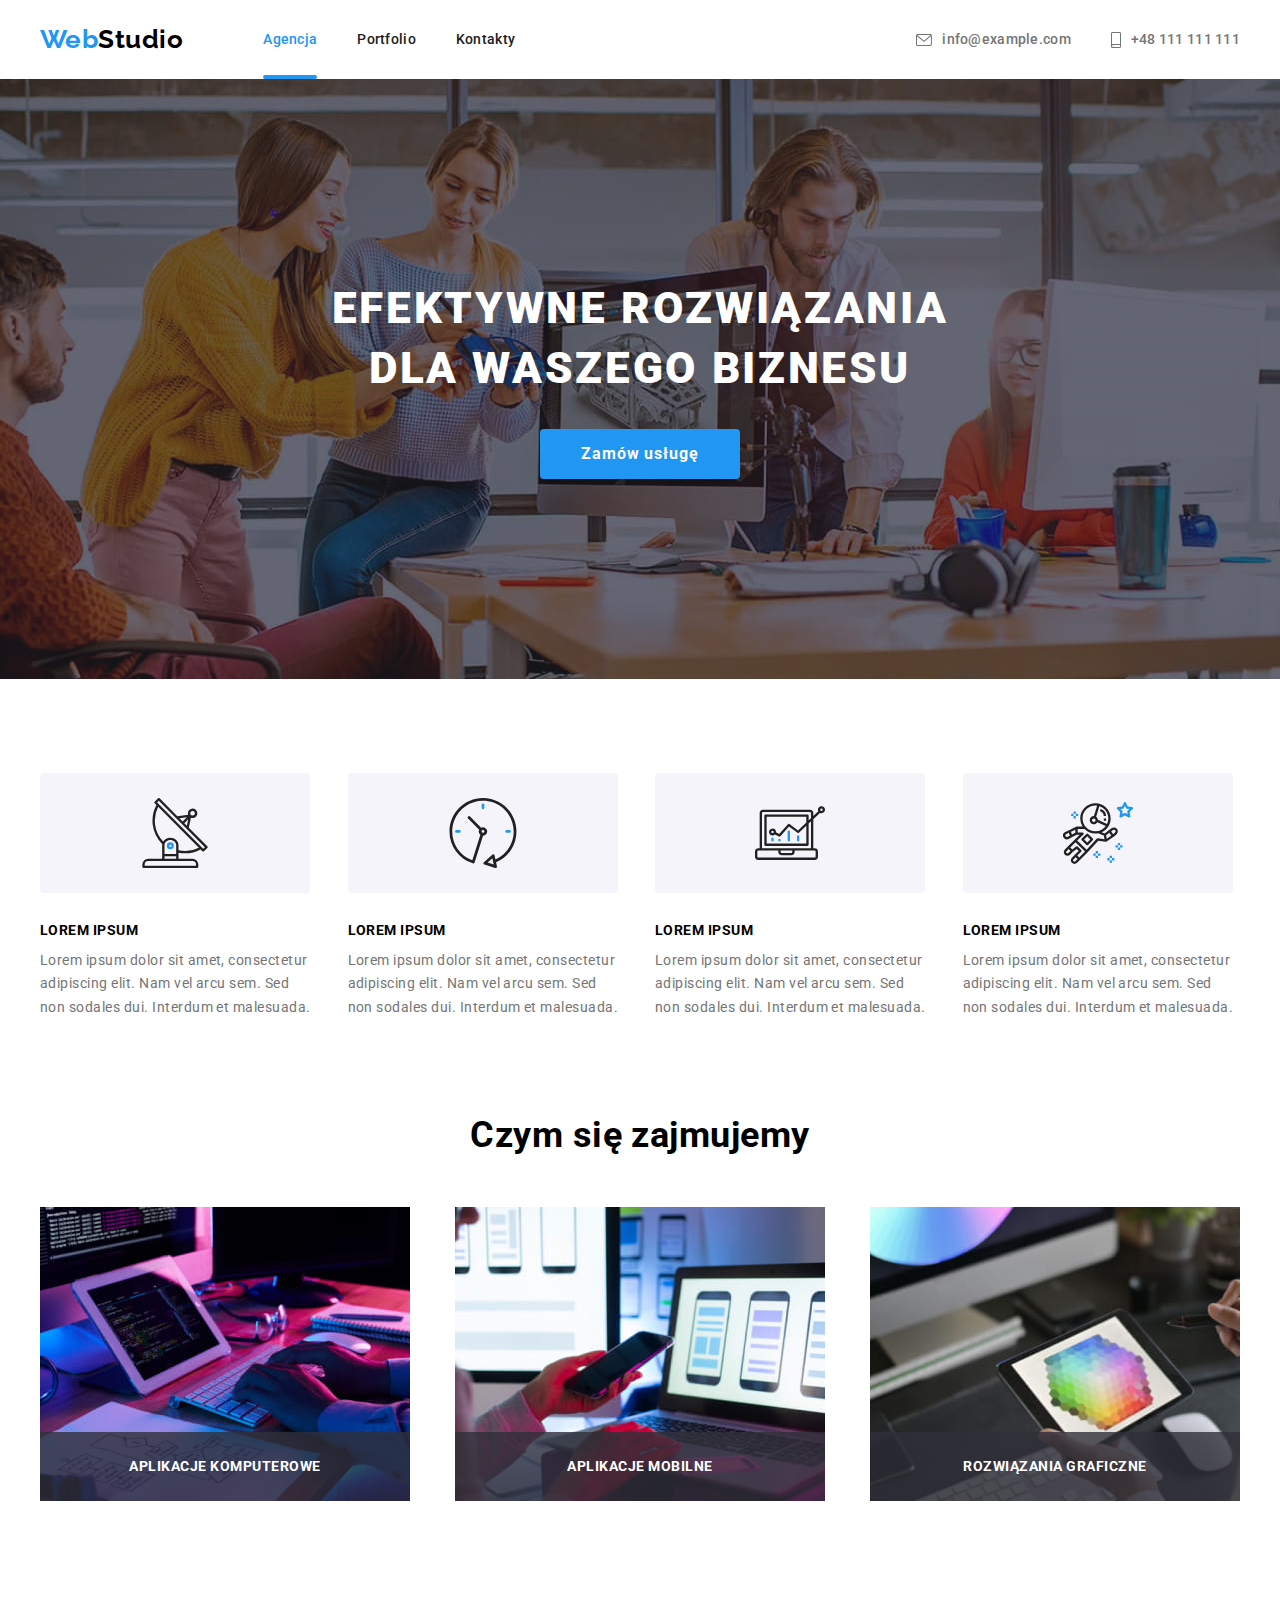
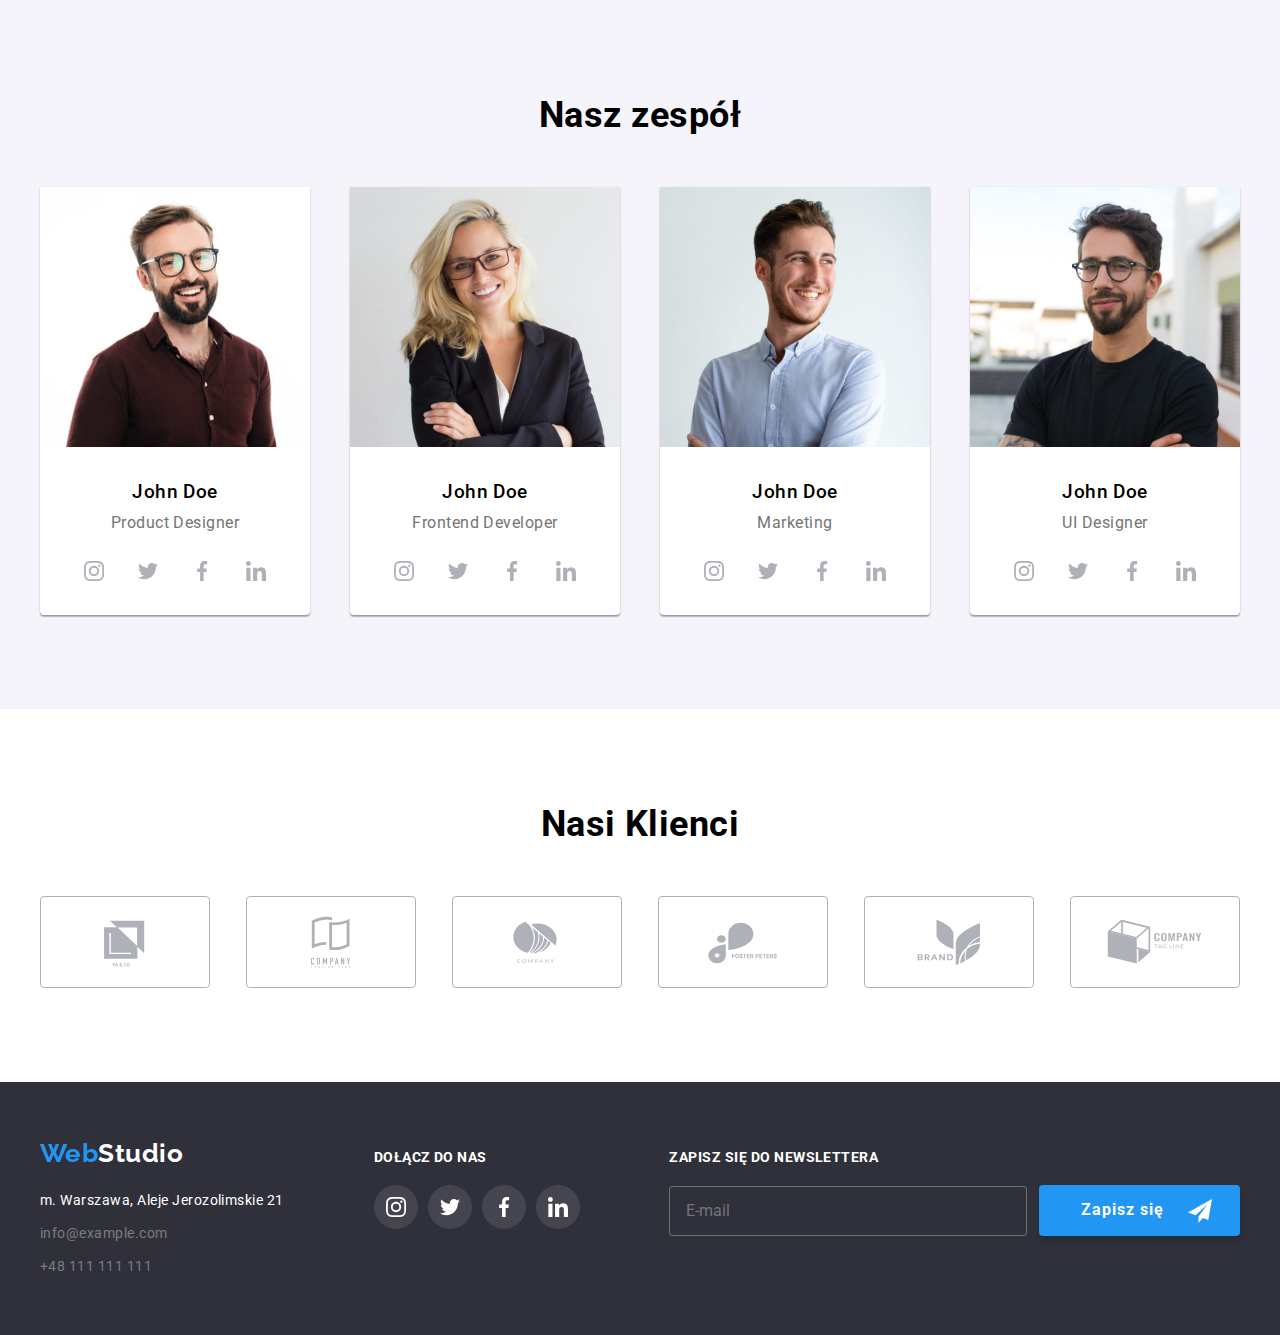
<file: index.html>
<!DOCTYPE html>
<html lang="pl">
  <head>
    <meta charset="UTF-8" />
    <meta http-equiv="X-UA-Compatible" content="IE=edge" />
    <meta name="viewport" content="width=device-width, initial-scale=1.0" />
    <meta name="description" content="Zadanie domowe studentów #2" />
    <link rel="preconnect" href="https://fonts.googleapis.com" />
    <link rel="preconnect" href="https://fonts.gstatic.com" crossorigin />
    <link
      href="https://fonts.googleapis.com/css2?family=Raleway:wght@700&family=Roboto:wght@400;500;700;900&display=swap"
      rel="stylesheet"
    />
    <link rel="stylesheet" href="./css/modern-normalize.min.css" />
    <link rel="stylesheet" href="./css/styles.css" />
    <title>WebStudio - strona główna</title>
  </head>
  <body>
    <!-- logo, menu, contacts -->
    <header>
      <div class="container header">
        <nav class="page-header">
          <a href="./index.html" class="logo">Web<span class="logo-dark">Studio</span></a>
          <ul class="menu">
            <li>
              <a class="link-active" href="#">Agencja</a>
            </li>
            <li>
              <a class="link" href="./portfolio.html">Portfolio</a>
            </li>
            <li>
              <a class="link" href="./">Kontakty</a>
            </li>
          </ul>
        </nav>
        <ul class="contacts">
          <li>
            <a class="link-contact" href="mailto:example@gmail.com">
              <svg class="link-contact-icon" width="16" height="12">
                <use href="./images/icons.svg#icon-envelope"></use>
              </svg>
              info@example.com
            </a>
          </li>
          <li>
            <a class="link-contact" href="tel:+48111111111">
              <svg class="link-contact-icon" width="10" height="16">
                <use href="./images/icons.svg#icon-smartphone"></use>
              </svg>
              +48 111 111 111
            </a>
          </li>
        </ul>
      </div>
    </header>
    <!-- main informations -->
    <main>
      <!-- slogan & button -->
      <section class="section section-slogan">
        <div class="container">
          <h1>
            Efektywne rozwiązania<br />
            dla waszego biznesu
          </h1>
          <button type="button" class="btn-slogan" data-modal-open>Zamów usługę</button>
        </div>
      </section>
      <!-- 4 informations -->
      <section class="section section-infos">
        <div class="container">
          <ul class="infos">
            <li>
              <div class="rect-infos">
                <svg class="icon-infos">
                  <use href="./images/icons.svg#icon-antenna" />
                </svg>
              </div>
              <h3>Lorem ipsum</h3>
              <p>
                Lorem ipsum dolor sit amet, consectetur adipiscing elit. Nam vel arcu sem. Sed non
                sodales dui. Interdum et malesuada.
              </p>
            </li>
            <li>
              <div class="rect-infos">
                <svg class="icon-infos">
                  <use href="./images/icons.svg#icon-clock" />
                </svg>
              </div>
              <h3>Lorem ipsum</h3>
              <p>
                Lorem ipsum dolor sit amet, consectetur adipiscing elit. Nam vel arcu sem. Sed non
                sodales dui. Interdum et malesuada.
              </p>
            </li>
            <li>
              <div class="rect-infos">
                <svg class="icon-infos">
                  <use href="./images/icons.svg#icon-diagram" />
                </svg>
              </div>
              <h3>Lorem ipsum</h3>
              <p>
                Lorem ipsum dolor sit amet, consectetur adipiscing elit. Nam vel arcu sem. Sed non
                sodales dui. Interdum et malesuada.
              </p>
            </li>
            <li>
              <div class="rect-infos">
                <svg class="icon-infos">
                  <use href="./images/icons.svg#icon-astronaut" />
                </svg>
              </div>
              <h3>Lorem ipsum</h3>
              <p>
                Lorem ipsum dolor sit amet, consectetur adipiscing elit. Nam vel arcu sem. Sed non
                sodales dui. Interdum et malesuada.
              </p>
            </li>
          </ul>
        </div>
      </section>
      <!-- our activities -->
      <section class="section">
        <div class="container">
          <h2>Czym się zajmujemy</h2>
          <ul class="activities">
            <li>
              <figure class="activ-img">
                <img src="images/img_01.jpg" alt="Aplikacje komputerowe" width="370" height="294" />
                <figcaption class="activ-img-title"><h3>Aplikacje komputerowe</h3></figcaption>
              </figure>
            </li>
            <li>
              <figure class="activ-img">
                <img src="images/img_02.jpg" alt="Aplikacje mobilne" width="370" height="294" />
                <figcaption class="activ-img-title"><h3>Aplikacje mobilne</h3></figcaption>
              </figure>
            </li>
            <li>
              <figure class="activ-img">
                <img src="images/img_03.jpg" alt="Rozwiązania graficzne" width="370" height="294" />
                <figcaption class="activ-img-title"><h3>Rozwiązania graficzne</h3></figcaption>
              </figure>
            </li>
          </ul>
        </div>
      </section>
      <!-- our team -->
      <section class="section section-team">
        <div class="container">
          <h2>Nasz zespół</h2>
          <ul class="team">
            <li class="team-card">
              <img src="images/person_01.jpg" alt="John Doe" width="270" height="260" />
              <h3>John Doe</h3>
              <p>Product Designer</p>
              <ul class="team-social">
                <li>
                  <svg class="icon-social" width="44" height="44" viewBox="0 0 20 32">
                    <use href="./images/icons.svg#icon-instagram" />
                  </svg>
                </li>
                <li>
                  <svg class="icon-social" width="44" height="44" viewBox="0 0 20 32">
                    <use href="./images/icons.svg#icon-twitter" />
                  </svg>
                </li>
                <li>
                  <svg class="icon-social" width="44" height="44" viewBox="0 0 20 32">
                    <use href="./images/icons.svg#icon-facebook" />
                  </svg>
                </li>
                <li>
                  <svg class="icon-social" width="44" height="44" viewBox="0 0 20 32">
                    <use href="./images/icons.svg#icon-linkedin" />
                  </svg>
                </li>
              </ul>
            </li>
            <li class="team-card">
              <img src="images/person_02.jpg" alt="John Doe" width="270" height="260" />
              <h3>John Doe</h3>
              <p>Frontend Developer</p>
              <ul class="team-social">
                <li>
                  <svg class="icon-social" width="44" height="44" viewBox="0 0 20 32">
                    <use href="./images/icons.svg#icon-instagram" />
                  </svg>
                </li>
                <li>
                  <svg class="icon-social" width="44" height="44" viewBox="0 0 20 32">
                    <use href="./images/icons.svg#icon-twitter" />
                  </svg>
                </li>
                <li>
                  <svg class="icon-social" width="44" height="44" viewBox="0 0 20 32">
                    <use href="./images/icons.svg#icon-facebook" />
                  </svg>
                </li>
                <li>
                  <svg class="icon-social" width="44" height="44" viewBox="0 0 20 32">
                    <use href="./images/icons.svg#icon-linkedin" />
                  </svg>
                </li>
              </ul>
            </li>
            <li class="team-card">
              <img src="images/person_03.jpg" alt="John Doe" width="270" height="260" />
              <h3>John Doe</h3>
              <p>Marketing</p>
              <ul class="team-social">
                <li>
                  <svg class="icon-social" width="44" height="44" viewBox="0 0 20 32">
                    <use href="./images/icons.svg#icon-instagram" />
                  </svg>
                </li>
                <li>
                  <svg class="icon-social" width="44" height="44" viewBox="0 0 20 32">
                    <use href="./images/icons.svg#icon-twitter" />
                  </svg>
                </li>
                <li>
                  <svg class="icon-social" width="44" height="44" viewBox="0 0 20 32">
                    <use href="./images/icons.svg#icon-facebook" />
                  </svg>
                </li>
                <li>
                  <svg class="icon-social" width="44" height="44" viewBox="0 0 20 32">
                    <use href="./images/icons.svg#icon-linkedin" />
                  </svg>
                </li>
              </ul>
            </li>
            <li class="team-card">
              <img src="images/person_04.jpg" alt="John Doe" width="270" height="260" />
              <h3>John Doe</h3>
              <p>UI Designer</p>
              <ul class="team-social">
                <li>
                  <svg class="icon-social" width="44" height="44" viewBox="0 0 20 32">
                    <use href="./images/icons.svg#icon-instagram" />
                  </svg>
                </li>
                <li>
                  <svg class="icon-social" width="44" height="44" viewBox="0 0 20 32">
                    <use href="./images/icons.svg#icon-twitter" />
                  </svg>
                </li>
                <li>
                  <svg class="icon-social" width="44" height="44" viewBox="0 0 20 32">
                    <use href="./images/icons.svg#icon-facebook" />
                  </svg>
                </li>
                <li>
                  <svg class="icon-social" width="44" height="44" viewBox="0 0 20 32">
                    <use href="./images/icons.svg#icon-linkedin" />
                  </svg>
                </li>
              </ul>
            </li>
          </ul>
        </div>
      </section>
      <!-- our customers -->
      <section class="section">
        <div class="container">
          <h2>Nasi Klienci</h2>
          <ul class="customers">
            <li class="rect-c">
              <svg class="icon-customer" width="170" height="92" viewBox="0 0 90 32">
                <use href="./images/icons.svg#icon-logo-1" />
              </svg>
            </li>
            <li class="rect-c">
              <svg class="icon-customer" width="170" height="92" viewBox="0 0 90 32">
                <use href="./images/icons.svg#icon-logo-2" />
              </svg>
            </li>
            <li class="rect-c">
              <svg class="icon-customer" width="170" height="92" viewBox="0 0 90 32">
                <use href="./images/icons.svg#icon-logo-3" />
              </svg>
            </li>
            <li class="rect-c">
              <svg class="icon-customer" width="170" height="92" viewBox="0 0 90 32">
                <use href="./images/icons.svg#icon-logo-4" />
              </svg>
            </li>
            <li class="rect-c">
              <svg class="icon-customer" width="170" height="92" viewBox="0 0 90 32">
                <use href="./images/icons.svg#icon-logo-5" />
              </svg>
            </li>
            <li class="rect-c">
              <svg class="icon-customer" width="170" height="92" viewBox="0 0 90 32">
                <use href="./images/icons.svg#icon-logo-6" />
              </svg>
            </li>
          </ul>
        </div>
      </section>
    </main>
    <!-- footer -->
    <footer class="dark-bg">
      <div class="container footer-wrapper">
        <div>
          <a href="./index.html" class="logo">Web<span class="logo-light">Studio</span></a>
          <address>
            <ul class="addr">
              <li>m. Warszawa, Aleje Jerozolimskie 21</li>
              <li>
                <a href="mailto:example@gmail.com"
                  ><span style="color: #ffffff60">info@example.com</span></a
                >
              </li>
              <li>
                <a href="tel:+48111111111"><span style="color: #ffffff60">+48 111 111 111</span></a>
              </li>
            </ul>
          </address>
        </div>
        <div>
          <h3>Dołącz do nas</h3>
          <ul class="footer-social">
            <li>
              <svg class="footer-icon-social" width="44" height="44" viewBox="0 0 20 32">
                <use href="./images/icons.svg#icon-instagram" />
              </svg>
            </li>
            <li>
              <svg class="footer-icon-social" width="44" height="44" viewBox="0 0 20 32">
                <use href="./images/icons.svg#icon-twitter" />
              </svg>
            </li>
            <li>
              <svg class="footer-icon-social" width="44" height="44" viewBox="0 0 20 32">
                <use href="./images/icons.svg#icon-facebook" />
              </svg>
            </li>
            <li>
              <svg class="footer-icon-social" width="44" height="44" viewBox="0 0 20 32">
                <use href="./images/icons.svg#icon-linkedin" />
              </svg>
            </li>
          </ul>
        </div>
        <div>
          <h3>Zapisz się do newslettera</h3>
          <form name="nslt_form" autocomplete="off" class="footer-nslt" novalidate>
            <label>
              <input type="email" class="footer-nslt-inp" placeholder="E-mail" />
            </label>
            <button type="submit" class="btn-nslt">
              Zapisz się
              <svg class="footer-icon-send" width="24" height="24">
                <use href="./images/icons.svg#icon-send" />
              </svg>
            </button>
          </form>
        </div>
      </div>
    </footer>
    <!-- modal -->
    <div class="modal-backdrop is-hidden" data-modal>
      <div class="modal-content">
        <button type="button" class="btn-modal-close" data-modal-close>
          <svg width="11" height="11">
            <use href="./images/icons.svg#icon-close"></use>
          </svg>
        </button>
        <!-- form -->
        <form class="form-wrapper" autocomplete="off" novalidate>
          <h4>Zostaw swoje dane w formularzu poniżej</h4>
          <label class="form-label-box">
            Imię
            <div class="data-label">
              <svg class="data-input-icon" width="17" height="17">
                <use href="./images/icons.svg#icon-person" />
              </svg>
              <input type="text" name="imię" class="data-input" />
            </div>
          </label>
          <label class="form-label-box">
            Telefon
            <div class="data-label">
              <svg class="data-input-icon" width="17" height="17">
                <use href="./images/icons.svg#icon-handset" />
              </svg>
              <input type="tel" name="telefon" class="data-input" />
            </div>
          </label>
          <label class="form-label-box">
            Email
            <div class="data-label">
              <svg class="data-input-icon" width="19" height="17">
                <use href="./images/icons.svg#icon-envelope-1" />
              </svg>
              <input type="email" name="telefon" class="data-input" />
            </div>
          </label>
          <label class="form-label-box">
            Komentarz
            <textarea
              name="komentarz"
              rows="6"
              placeholder="Wprowadź tekst"
              class="data-comment"
            ></textarea>
          </label>
          <label class="data-checkbox-label">
            <div class="data-checkbox-container">
              <input class="data-checkbox-input" type="checkbox" id="agreement" name="agreement" />
              <div class="data-checkbox" for="agreement"></div>
            </div>
            <p class="data-agree">
              Oświadczam, iż akceptuję <a href="#" class="data-a">Regulamin</a> i
              <a href="#" class="data-a">Politykę Prywatności</a>.
            </p>
          </label>
          <button type="submit" class="data-subm-btn">Wyślij</button>
        </form>
      </div>
    </div>
    <script src="./js/modal.js"></script>
  </body>
</html>
</file>
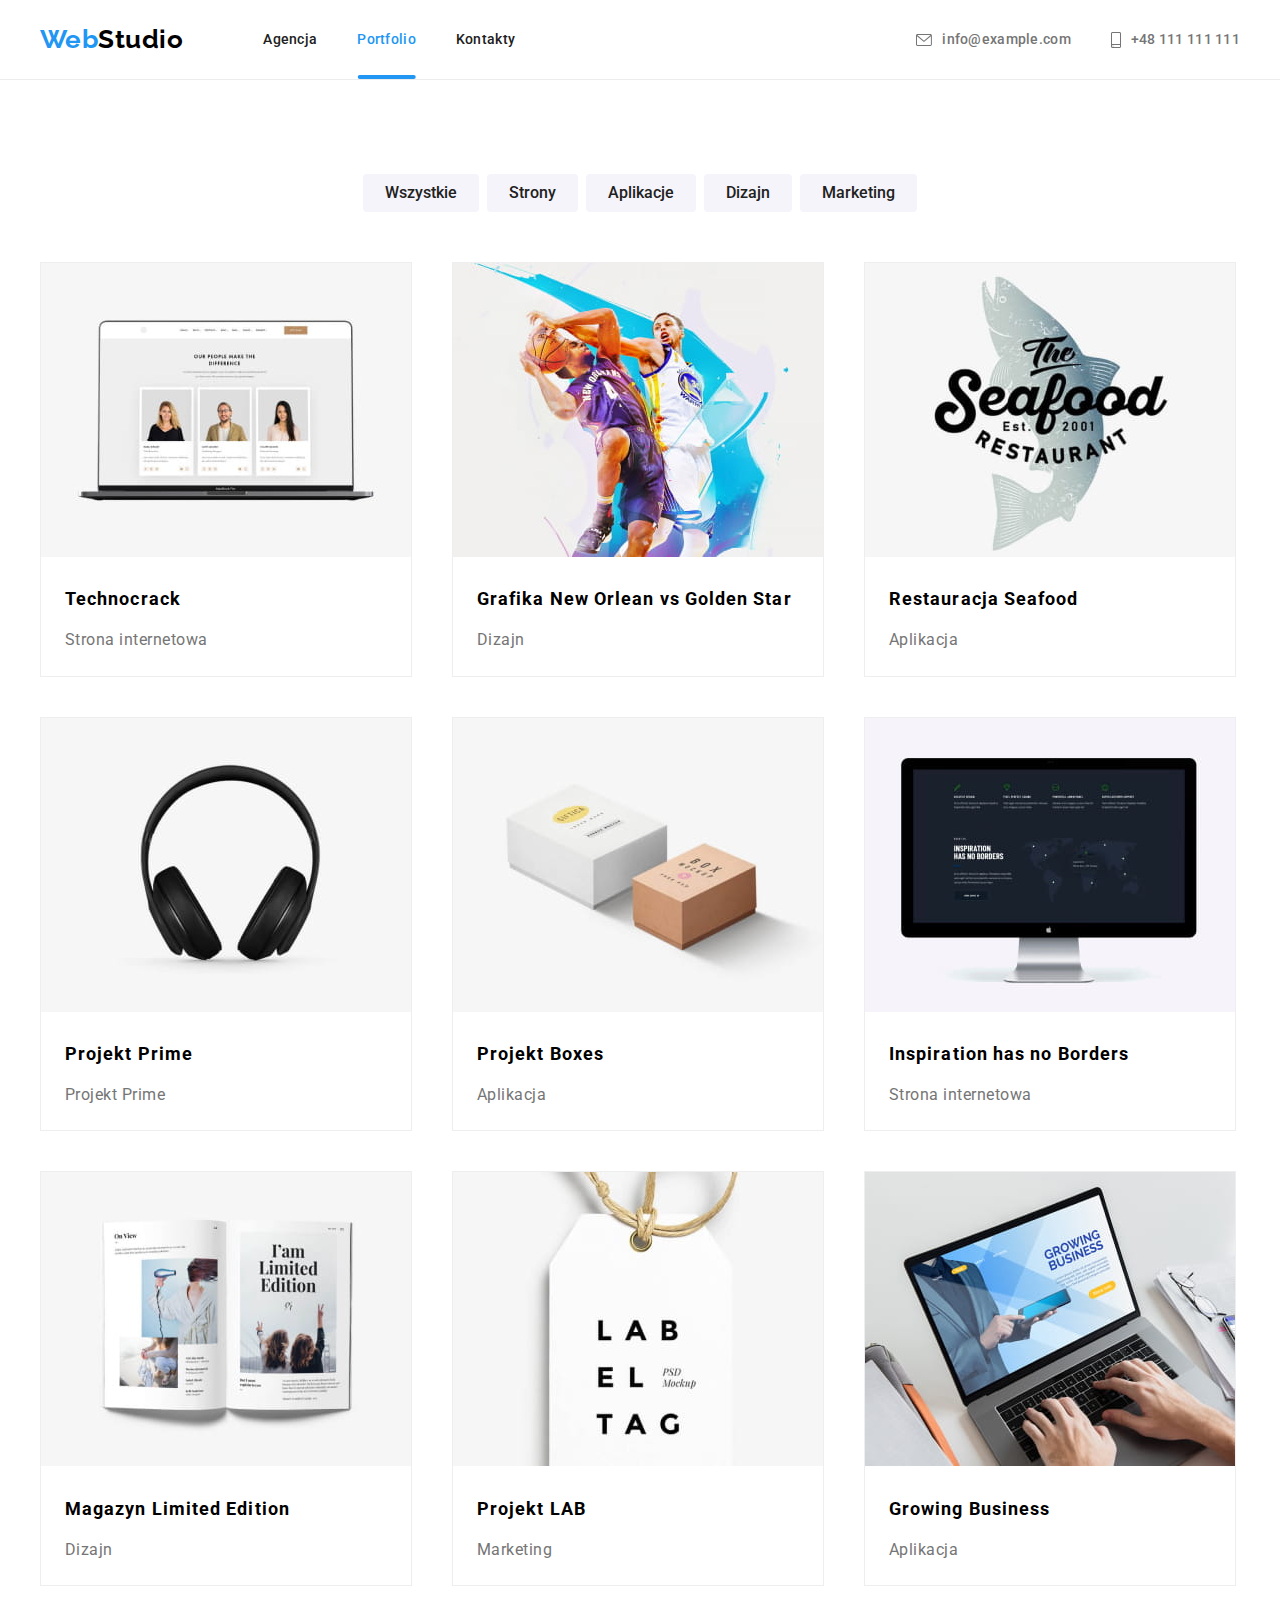
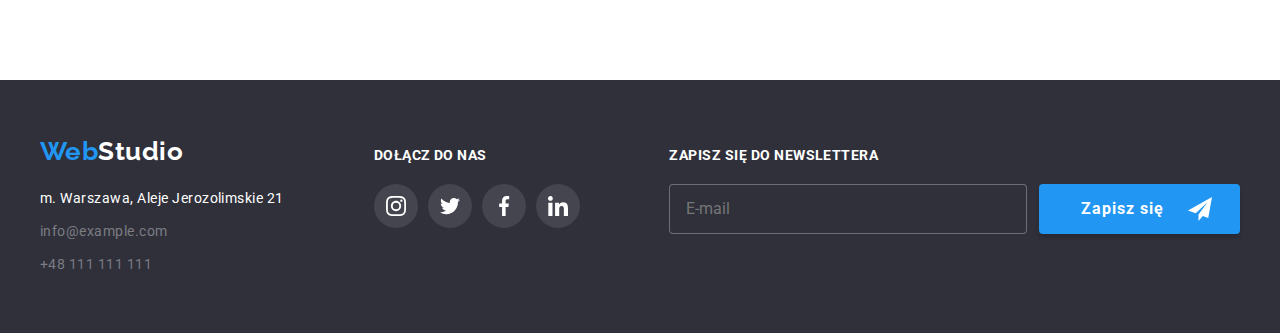
<file: portfolio.html>
<!DOCTYPE html>
<html lang="pl">
  <head>
    <meta charset="UTF-8" />
    <meta http-equiv="X-UA-Compatible" content="IE=edge" />
    <meta name="viewport" content="width=device-width, initial-scale=1.0" />
    <meta name="description" content="Zadanie domowe studentów #2" />
    <link rel="preconnect" href="https://fonts.googleapis.com" />
    <link rel="preconnect" href="https://fonts.gstatic.com" crossorigin />
    <link
      href="https://fonts.googleapis.com/css2?family=Raleway:wght@700&family=Roboto:wght@400;500;700;900&display=swap"
      rel="stylesheet"
    />
    <link rel="stylesheet" href="./css/modern-normalize.min.css" />
    <link rel="stylesheet" href="./css/styles.css" />
    <title>WebStudio - portfolio</title>
  </head>
  <body>
    <!-- logo, menu, contacts -->
    <header>
      <div class="container header">
        <nav class="page-header">
          <a href="./index.html" class="logo">Web<span class="logo-dark">Studio</span></a>
          <ul class="menu">
            <li>
              <a class="link" href="./index.html">Agencja</a>
            </li>
            <li>
              <a class="link-active" href="#">Portfolio</a>
            </li>
            <li>
              <a class="link" href="./">Kontakty</a>
            </li>
          </ul>
        </nav>
        <ul class="contacts">
          <li>
            <a class="link-contact" href="mailto:example@gmail.com">
              <svg class="link-contact-icon" width="16" height="12">
                <use href="./images/icons.svg#icon-envelope"></use>
              </svg>
              info@example.com
            </a>
          </li>
          <li>
            <a class="link-contact" href="tel:+48111111111">
              <svg class="link-contact-icon" width="10" height="16">
                <use href="./images/icons.svg#icon-smartphone"></use>
              </svg>
              +48 111 111 111
            </a>
          </li>
        </ul>
      </div>
    </header>
    <!-- achievements -->
    <main class="top-line">
      <!-- selection buttons -->
      <section class="section">
        <div class="container">
          <ul class="selection-btns">
            <li><button class="btn-filter" type="button">Wszystkie</button></li>
            <li><button class="btn-filter" type="button">Strony</button></li>
            <li><button class="btn-filter" type="button">Aplikacje</button></li>
            <li><button class="btn-filter" type="button">Dizajn</button></li>
            <li><button class="btn-filter" type="button">Marketing</button></li>
          </ul>
          <!-- achievements -->
          <ul class="achievements">
            <li class="achieve-card">
              <div class="achieve-box">
                <article class="achieve-overlay achieve-overlay-text">
                  Technocrack jest popularną platformą wykorzystywaną do rozpowszechniania
                  koronawirusa. Firmy wykorzystują tę platformę do celów szpiegowskich i ataków na
                  niezabezpieczone serwery konkurencji
                </article>
              </div>
              <img
                src="./images/project_01.jpg"
                alt="Technocrack - website"
                width="370"
                height="294"
              />
              <h3>Technocrack</h3>
              <p>Strona internetowa</p>
            </li>
            <li class="achieve-card">
              <div class="achieve-box">
                <article class="achieve-overlay achieve-overlay-text">
                  Technocrack jest popularną platformą wykorzystywaną do rozpowszechniania
                  koronawirusa. Firmy wykorzystują tę platformę do celów szpiegowskich i ataków na
                  niezabezpieczone serwery konkurencji
                </article>
              </div>
              <img
                src="./images/project_02.jpg"
                alt="New Orlean vs Golden Star - design"
                width="370"
                height="294"
              />
              <h3>Grafika New Orlean vs Golden Star</h3>
              <p>Dizajn</p>
            </li>
            <li class="achieve-card">
              <div class="achieve-box">
                <article class="achieve-overlay achieve-overlay-text">
                  Technocrack jest popularną platformą wykorzystywaną do rozpowszechniania
                  koronawirusa. Firmy wykorzystują tę platformę do celów szpiegowskich i ataków na
                  niezabezpieczone serwery konkurencji
                </article>
              </div>
              <img
                src="./images/project_03.jpg"
                alt="Seafood Restaurant - application"
                width="370"
                height="294"
              />
              <h3>Restauracja Seafood</h3>
              <p>Aplikacja</p>
            </li>
            <li class="achieve-card">
              <div class="achieve-box">
                <article class="achieve-overlay achieve-overlay-text">
                  Technocrack jest popularną platformą wykorzystywaną do rozpowszechniania
                  koronawirusa. Firmy wykorzystują tę platformę do celów szpiegowskich i ataków na
                  niezabezpieczone serwery konkurencji
                </article>
              </div>
              <img src="./images/project_04.jpg" alt="Project Prime" width="370" height="294" />
              <h3>Projekt Prime</h3>
              <p>Projekt Prime</p>
            </li>
            <li class="achieve-card">
              <div class="achieve-box">
                <article class="achieve-overlay achieve-overlay-text">
                  Technocrack jest popularną platformą wykorzystywaną do rozpowszechniania
                  koronawirusa. Firmy wykorzystują tę platformę do celów szpiegowskich i ataków na
                  niezabezpieczone serwery konkurencji
                </article>
              </div>
              <img
                src="./images/project_05.jpg"
                alt="Project Boxes - application"
                width="370"
                height="294"
              />
              <h3>Projekt Boxes</h3>
              <p>Aplikacja</p>
            </li>
            <li class="achieve-card">
              <div class="achieve-box">
                <article class="achieve-overlay achieve-overlay-text">
                  Technocrack jest popularną platformą wykorzystywaną do rozpowszechniania
                  koronawirusa. Firmy wykorzystują tę platformę do celów szpiegowskich i ataków na
                  niezabezpieczone serwery konkurencji
                </article>
              </div>
              <img
                src="./images/project_06.jpg"
                alt="Inspiration has no Borders - website"
                width="370"
                height="294"
              />
              <h3>Inspiration has no Borders</h3>
              <p>Strona internetowa</p>
            </li>
            <li class="achieve-card">
              <div class="achieve-box">
                <article class="achieve-overlay achieve-overlay-text">
                  Technocrack jest popularną platformą wykorzystywaną do rozpowszechniania
                  koronawirusa. Firmy wykorzystują tę platformę do celów szpiegowskich i ataków na
                  niezabezpieczone serwery konkurencji
                </article>
              </div>
              <img
                src="./images/project_07.jpg"
                alt="Limited Edition Magazine - design"
                width="370"
                height="294"
              />
              <h3>Magazyn Limited Edition</h3>
              <p>Dizajn</p>
            </li>
            <li class="achieve-card">
              <div class="achieve-box">
                <article class="achieve-overlay achieve-overlay-text">
                  Technocrack jest popularną platformą wykorzystywaną do rozpowszechniania
                  koronawirusa. Firmy wykorzystują tę platformę do celów szpiegowskich i ataków na
                  niezabezpieczone serwery konkurencji
                </article>
              </div>
              <img
                src="./images/project_08.jpg"
                alt="Project LAB - marketing"
                width="370"
                height="294"
              />
              <h3>Projekt LAB</h3>
              <p>Marketing</p>
            </li>
            <li class="achieve-card">
              <div class="achieve-box">
                <article class="achieve-overlay achieve-overlay-text">
                  Technocrack jest popularną platformą wykorzystywaną do rozpowszechniania
                  koronawirusa. Firmy wykorzystują tę platformę do celów szpiegowskich i ataków na
                  niezabezpieczone serwery konkurencji
                </article>
              </div>
              <img
                src="./images/project_09.jpg"
                alt="Growing Business - application"
                width="370"
                height="294"
              />
              <h3>Growing Business</h3>
              <p>Aplikacja</p>
            </li>
          </ul>
        </div>
      </section>
    </main>
    <!-- footer -->
    <footer class="dark-bg">
      <div class="container footer-wrapper">
        <div>
          <a href="./index.html" class="logo">Web<span class="logo-light">Studio</span></a>
          <address>
            <ul class="addr">
              <li>m. Warszawa, Aleje Jerozolimskie 21</li>
              <li>
                <a href="mailto:example@gmail.com"
                  ><span style="color: #ffffff60">info@example.com</span></a
                >
              </li>
              <li>
                <a href="tel:+48111111111"><span style="color: #ffffff60">+48 111 111 111</span></a>
              </li>
            </ul>
          </address>
        </div>
        <div>
          <h3>Dołącz do nas</h3>
          <ul class="footer-social">
            <li>
              <svg class="footer-icon-social" width="44" height="44" viewBox="0 0 20 32">
                <use href="./images/icons.svg#icon-instagram" />
              </svg>
            </li>
            <li>
              <svg class="footer-icon-social" width="44" height="44" viewBox="0 0 20 32">
                <use href="./images/icons.svg#icon-twitter" />
              </svg>
            </li>
            <li>
              <svg class="footer-icon-social" width="44" height="44" viewBox="0 0 20 32">
                <use href="./images/icons.svg#icon-facebook" />
              </svg>
            </li>
            <li>
              <svg class="footer-icon-social" width="44" height="44" viewBox="0 0 20 32">
                <use href="./images/icons.svg#icon-linkedin" />
              </svg>
            </li>
          </ul>
        </div>
        <div>
          <h3>Zapisz się do newslettera</h3>
          <form name="nslt_form" autocomplete="off" class="footer-nslt" novalidate>
            <label>
              <input type="email" class="footer-nslt-inp" placeholder="E-mail" />
            </label>
            <button type="submit" class="btn-nslt">
              Zapisz się
              <svg class="footer-icon-send" width="24" height="24">
                <use href="./images/icons.svg#icon-send" />
              </svg>
            </button>
          </form>
        </div>
      </div>
    </footer>
    <script src="./js/modal.js"></script>
  </body>
</html>
</file>
<file: css/styles.css>
/* pseudoklasa :root zmienne globalne */
:root {
  --color-primary: #212121;
  --color-secondary: #2196f3;
  --color-tertiary: #afb1b8;
  --color-light: #ffffff;
  --color-medium: #757575;
  --color-dark: #000000;
  --color-border-primary: #ececec;
  --color-bgcolor-light: #f5f4fa;
  --color-bgcolor-dark: #2f303a;
  --hover-transition: 250ms cubic-bezier(0.4, 0, 0.2, 1);
  --active-transition: 100ms cubic-bezier(0.4, 0, 0.2, 1);
  --shadow-transition: box-shadow 0.15s ease-in;
  --font-family-primary: 'Roboto', sans-serif;
  --font-family-secondary: 'Raleway', sans-serif;
}
* {
  margin: 0;
}
ul {
  list-style: none;
  padding-inline-start: 0px;
}
a {
  text-decoration: none;
  color: var(--color-secondary);
}
p {
  color: var(--color-medium);
}
body {
  font-family: var(--font-family-primary);
  background-color: var(--color-light);
  letter-spacing: 0.03em;
}
input {
  border: none;
  outline: none;
}
.section {
  padding: 94px 0;
}
.section h2 {
  font-family: var(--font-family-primary);
  font-size: 36px;
  font-weight: 700;
  line-height: 1.2;
  text-align: center;
}
.container {
  max-width: 1200px;
  width: 100%;
  margin: 0 auto;
}
.header {
  display: flex;
  align-items: center;
  justify-content: space-between;
  padding: 24px 0; /* calculated padding */
}
.page-header {
  display: flex;
  align-items: center; /* needed for centering 'nav' items to 'logo' */
  background-color: var(--color-light);
}
.logo {
  font-family: var(--font-family-secondary), sans-serif;
  padding-right: 80px;
  font-size: 26px;
  font-weight: 700;
  line-height: 1.2;
}
.logo-light {
  color: var(--color-light);
}
.logo-dark {
  color: var(--color-dark);
}
.menu {
  display: flex;
  gap: 40px;
}
.link,
.link-active {
  position: relative;
  padding-bottom: 32px;
  color: var(--color-primary);
  transition: var(--hover-transition);
}
.link-active {
  color: var(--color-secondary);
}
.link::after,
.link-active::after {
  content: '';
  position: absolute;
  width: 0;
  height: 4px;
  left: 50%;
  bottom: 0;
  background-color: var(--color-secondary);
  border-radius: 2px;
  transform: translate(-50%, 0);
  transition: var(--hover-transition);
}
.link:hover,
.link:focus,
.link-contact:hover {
  color: var(--color-secondary);
  fill: currentColor;
}
.link:hover::after,
.link:focus::after {
  width: 100%;
}
.link-active::after {
  width: 100%;
  transition-property: none;
}
.contacts {
  display: flex;
  gap: 40px;
}
.link-contact {
  display: flex;
  align-items: center;
  color: var(--color-medium);
  fill: currentColor;
  transition: var(--hover-transition);
}
.link-contact-icon {
  margin-right: 10px;
}
.menu,
.contacts {
  font-size: 14px;
  font-weight: 500;
  line-height: 1.2;
  letter-spacing: 0.02em;
}
.top-line {
  border-top: 1px solid var(--color-border-primary);
}
.section-slogan {
  padding: 200px 0;
  text-align: center;
  background-image: linear-gradient(rgba(47, 48, 58, 0.4), rgba(47, 48, 58, 0.4)),
    url('../images/team.jpg');
  background-repeat: no-repeat;
  background-position: 50% 50%;
  background-color: var(--color-bgcolor-dark);
}
.section-slogan h1 {
  font-family: var(--font-family-primary);
  font-size: 44px;
  font-weight: 900;
  line-height: 1.36;
  letter-spacing: 0.06em;
  color: var(--color-light);
  text-transform: uppercase;
}
.btn-slogan,
.btn-nslt,
.data-subm-btn {
  cursor: pointer;
  color: var(--color-light);
  background-color: var(--color-secondary);
  font-weight: 700;
  line-height: 1.9;
  letter-spacing: 0.06em;
  border: none;
  box-shadow: 0px 4px 4px rgba(0, 0, 0, 0.15);
  border-radius: 4px;
}
.btn-slogan {
  padding: 10px 41px;
  margin-top: 30px;
}
.section-infos {
  padding-bottom: 0;
}
.infos {
  display: flex;
  gap: 30px;
}
.rect-infos {
  display: inline-flex;
  align-items: center;
  justify-content: center;
  width: 270px;
  height: 120px;
  background-color: var(--color-bgcolor-light);
  border-radius: 4px;
  margin-bottom: 30px;
}
.icon-infos {
  width: 70px;
  height: 70px;
}
.infos h3 {
  font-family: var(--font-family-primary);
  font-size: 14px;
  font-weight: 700;
  line-height: 1.1;
  text-transform: uppercase;
}
.infos p {
  font-size: 14px;
  line-height: 1.7;
  padding-top: 10px;
}
.activities,
.customers {
  display: flex;
  justify-content: space-between;
  padding-top: 50px;
}
.activ-img {
  position: relative;
  display: inline-flex;
}
.activ-img-title {
  position: absolute;
  left: 0;
  right: 0;
  bottom: 0;
  background-color: rgba(47, 48, 58, 0.8);
  padding: 27px 82px;
}
.activ-img-title h3 {
  font-family: var(--font-family-primary);
  font-size: 14px;
  font-weight: 700;
  line-height: 1.1;
  color: var(--color-light);
  text-align: center;
  text-transform: uppercase;
}
.section-team {
  background-color: var(--color-bgcolor-light);
}
.team {
  display: flex;
  justify-content: space-between;
  line-height: 1.2;
  text-align: center;
  padding-top: 50px;
}
.team-card {
  height: 428px;
  background-color: var(--color-light);
  box-shadow: 0px 1px 3px rgba(0, 0, 0, 0.12), 0px 1px 1px rgba(0, 0, 0, 0.14),
    0px 2px 1px rgba(0, 0, 0, 0.2);
  border-radius: 0px 0px 4px 4px;
}
.team h3 {
  font-weight: 500;
  line-height: 1.2;
  padding-top: 30px;
  text-transform: none;
}
.team p {
  padding-top: 10px;
}
.team-social {
  display: flex;
  align-items: center;
  justify-content: space-between;
  padding: 16px 32px 30px 32px;
}
.icon-social {
  cursor: pointer;
  fill: var(--color-tertiary);
  padding: 6px;
  border-radius: 50%;
  transition: var(--hover-transition);
}
.icon-social:hover {
  fill: var(--color-light);
  background-color: var(--color-secondary);
}
.rect-c {
  cursor: pointer;
  display: flex;
  align-items: center;
  width: 170px;
  height: 92px;
  border: 1px solid var(--color-tertiary);
  border-radius: 4px;
  background: var(--color-light);
  transition: var(--hover-transition);
}
.rect-c:hover,
.rect-c:focus {
  border-color: var(--color-secondary);
}
.icon-customer {
  padding-top: 2px;
  fill: var(--color-tertiary);
  transition: var(--hover-transition);
}
.icon-customer:hover,
.icon-customer:focus {
  fill: var(--color-secondary);
}
.dark-bg {
  padding: 56px 0;
  background-color: var(--color-bgcolor-dark);
}
/* footer */
.footer-wrapper {
  display: flex;
  justify-content: space-between;
}
.footer-wrapper h3 {
  font-size: 14px;
  font-weight: 700;
  line-height: 1.1;
  text-transform: uppercase;
  color: var(--color-light);
  padding-top: 12px;
}
.addr {
  color: var(--color-light);
  font-size: 14px;
  line-height: 1.7;
  font-style: normal;
  padding-top: 11px;
}
.addr li {
  padding-top: 9px;
}
.footer-social {
  display: flex;
  align-items: center;
  justify-content: space-between;
  padding-top: 20px;
  gap: 10px;
}
.footer-icon-social {
  cursor: pointer;
  fill: var(--color-light);
  background-color: rgba(255, 255, 255, 0.1);
  padding: 6px;
  border-radius: 50%;
  transition: var(--hover-transition);
}
.footer-icon-social:hover {
  fill: var(--color-light);
  background-color: var(--color-secondary);
}
.footer-nslt {
  display: inline-flex;
  align-items: center;
  justify-content: space-between;
  padding-top: 20px;
  gap: 12px;
}
.footer-nslt-inp {
  line-height: 1.3;
  color: rgba(255, 255, 255, 0.6);
  width: 358px; /* should be 369px for proper aligning in my project */
  height: 50px;
  padding-left: 16px;
  background-color: var(--color-bgcolor-dark);
  border: 1px solid rgba(255, 255, 255, 0.3);
  border-radius: 4px;
}
.footer-nslt-inp:focus {
  outline: none;
  border-color: rgba(255, 255, 255, 0.3);
}
.btn-nslt {
  display: inline-flex;
  flex-shrink: 0;
  align-items: center;
  justify-content: space-between;
  padding: 10px 28px 10px 42px;
  fill: var(--color-light);
}
.footer-icon-send {
  margin-left: 24px;
}
/* modal window */
.modal-backdrop {
  position: fixed;
  left: 0;
  top: 0;
  width: 100%;
  height: 100%;
  background-color: rgba(0, 0, 0, 0.2);
}
.modal-content {
  position: absolute;
  display: flex;
  top: 50%;
  left: 50%;
  width: 528px;
  min-height: 581px;
  background-color: var(--color-light);
  box-shadow: 0px 1px 3px rgba(0, 0, 0, 0.12), 0px 1px 1px rgba(0, 0, 0, 0.14),
    0px 2px 1px rgba(0, 0, 0, 0.2);
  border-radius: 4px;
  transform: translate(-50%, -50%);
}
.btn-modal-close {
  position: absolute;
  cursor: pointer;
  top: 8px;
  right: 8px;
  width: 30px;
  height: 30px;
  padding-top: 2px;
  border: 1px solid rgba(0, 0, 0, 0.1);
  border-radius: 50%;
  background-color: var(--color-light);
  fill: var(--color-dark);
  transition: var(--hover-transition);
}
.btn-modal-close:hover,
.btn-modal-close:focus {
  border-color: rgba(33, 150, 243, 0.2);
  fill: var(--color-secondary);
}
.is-hidden {
  opacity: 0;
  visibility: hidden;
  pointer-events: none;
}
/* form in modal */
.form-wrapper {
  width: 448px;
  margin: 2px 40px;
  padding: 32px 0;
  text-align: center;
}
.form-wrapper h4 {
  font-size: 20px;
  font-weight: 700;
  letter-spacing: 1.8;
  text-align: center;
  padding-bottom: 12px;
  color: var(--color-dark);
}
.form-label-box {
  display: flex;
  flex-direction: column;
  font-size: 12px;
  line-height: 1.2;
  letter-spacing: 0.01em;
  text-align: left;
  color: var(--color-medium);
  outline: none;
}
.data-label {
  display: inline-flex;
  align-items: center;
  padding: 11px 15px;
  margin: 4px 0 10px;
  border: 1px solid rgba(33, 33, 33, 0.2);
  border-radius: 4px;
}
.data-label,
.data-input {
  width: 448px;
}
.data-label:hover,
.data-comment:hover {
  border-color: var(--color-secondary);
  fill: var(--color-secondary);
  transition: var(--hover-transition);
}
.data-label:focus-within,
.data-input:focus-within,
.data-comment:focus {
  border-color: var(--color-secondary);
  fill: var(--color-secondary);
  transition: var(--hover-transition);
}
.data-input-icon {
  margin-right: 15px;
}
.form-p-label {
  text-align: left;
  padding-bottom: 12px;
  color: var(--color-medium);
}
.data-comment {
  resize: none;
  margin: 5px 0;
  padding: 12px 15px;
  border: 1px solid rgba(33, 33, 33, 0.2);
  border-radius: 4px;
}
.data-comment::placeholder {
  color: var(--color-medium);
  opacity: 0.5;
}
.data-checkbox-label {
  display: inline-flex;
  align-items: center;
  column-gap: 0.4rem;
  margin-top: 15px;
}
.data-checkbox-container {
  position: relative;
  display: inline-flex;
  flex: 0 0 auto;
  width: 16px;
  height: 16px;
  border-radius: 2px;
  transition: var(--shadow-transition);
}
.data-checkbox-input {
  position: absolute;
  width: 100%;
  height: 100%;
  clip: rect(1px 1px 1px 1px);
}
.data-checkbox {
  display: block;
  width: 100%;
  background-color: var(--color-light);
  border: 1px solid var(--color-medium);
  border-radius: 2px;
  cursor: pointer;
}
.data-checkbox-input:checked + .data-checkbox {
  border-color: var(--color-secondary);
  background-color: var(--color-secondary);
}
.data-checkbox-input:checked + .data-checkbox::after {
  border-color: var(--color-light);
}
.data-checkbox::after {
  content: '';
  position: absolute;
  display: block;
  left: 4px;
  top: 3px;
  width: 55%;
  height: 40%;
  transform: rotate(-52deg);
  border-width: 0 0 2px 2px;
  border-style: solid;
  border-color: transparent;
}
.data-checkbox:hover {
  box-shadow: 0 0 3px var(--color-medium);
  border-color: var(--color-secondary);
}
.data-agree {
  font-size: 14px;
  line-height: 1.7;
  margin-top: 3px;
  color: var(--color-medium);
}
.data-a {
  text-decoration: underline;
}
.data-subm-btn {
  width: 200px;
  text-align: center;
  padding: 10px 41px;
  margin-top: 30px;
}
.data-subm-btn:active {
  transform: translateY(4px) scale(0.98);
  box-shadow: 0px 2px 2px rgba(0, 0, 0, 0.15);
  transition: var(--active-transition);
}
/* portfolio */
.selection-btns {
  display: flex;
  justify-content: center;
  gap: 8px;
  padding-bottom: 50px;
}
.btn-filter {
  cursor: pointer;
  color: var(--color-primary);
  background-color: var(--color-bgcolor-light);
  font-weight: 500;
  line-height: 1.6;
  padding: 6px 22px;
  border: none;
  border-radius: 4px;
  transition: var(--hover-transition);
}
.btn-filter:hover,
.btn-filter:focus {
  color: var(--color-light);
  background-color: var(--color-secondary);
  box-shadow: 0px 3px 1px rgba(0, 0, 0, 0.1), 0px 1px 2px rgba(0, 0, 0, 0.08),
    0px 2px 2px rgba(0, 0, 0, 0.12);
}
.achievements {
  display: flex;
  flex-wrap: wrap;
  gap: 40px;
}
.achieve-card {
  position: relative;
  cursor: pointer;
  border: 1px solid #eeeeee;
  transition: var(--hover-transition);
}
.achieve-card:hover,
.achieve-card:focus {
  box-shadow: 0px 1px 1px rgba(0, 0, 0, 0.12), 0px 4px 4px rgba(0, 0, 0, 0.06),
    1px 4px 6px rgba(0, 0, 0, 0.16);
}
.achieve-card h3 {
  font-size: 18px;
  font-weight: 700;
  line-height: 2;
  letter-spacing: 0.06em;
  padding: 20px 24px 4px;
}
.achieve-card p {
  line-height: 1.9;
  padding: 4px 24px 20px;
}
.achieve-box {
  position: absolute;
  width: 370px;
  height: 294px;
  overflow: hidden;
}
.achieve-overlay {
  position: absolute;
  top: 0;
  left: 0;
  width: 100%;
  height: 100%;
  background-color: rgba(33, 150, 243, 0.9);
  transform: translateY(100%);
  transition: var(--hover-transition);
}
.achieve-overlay-text {
  font-size: 18px;
  font-weight: 400;
  line-height: 1.6;
  color: var(--color-light);
  padding: 49px 45px 49px 24px;
}
.achieve-card:hover .achieve-overlay {
  transform: translateY(0);
}
</file>
